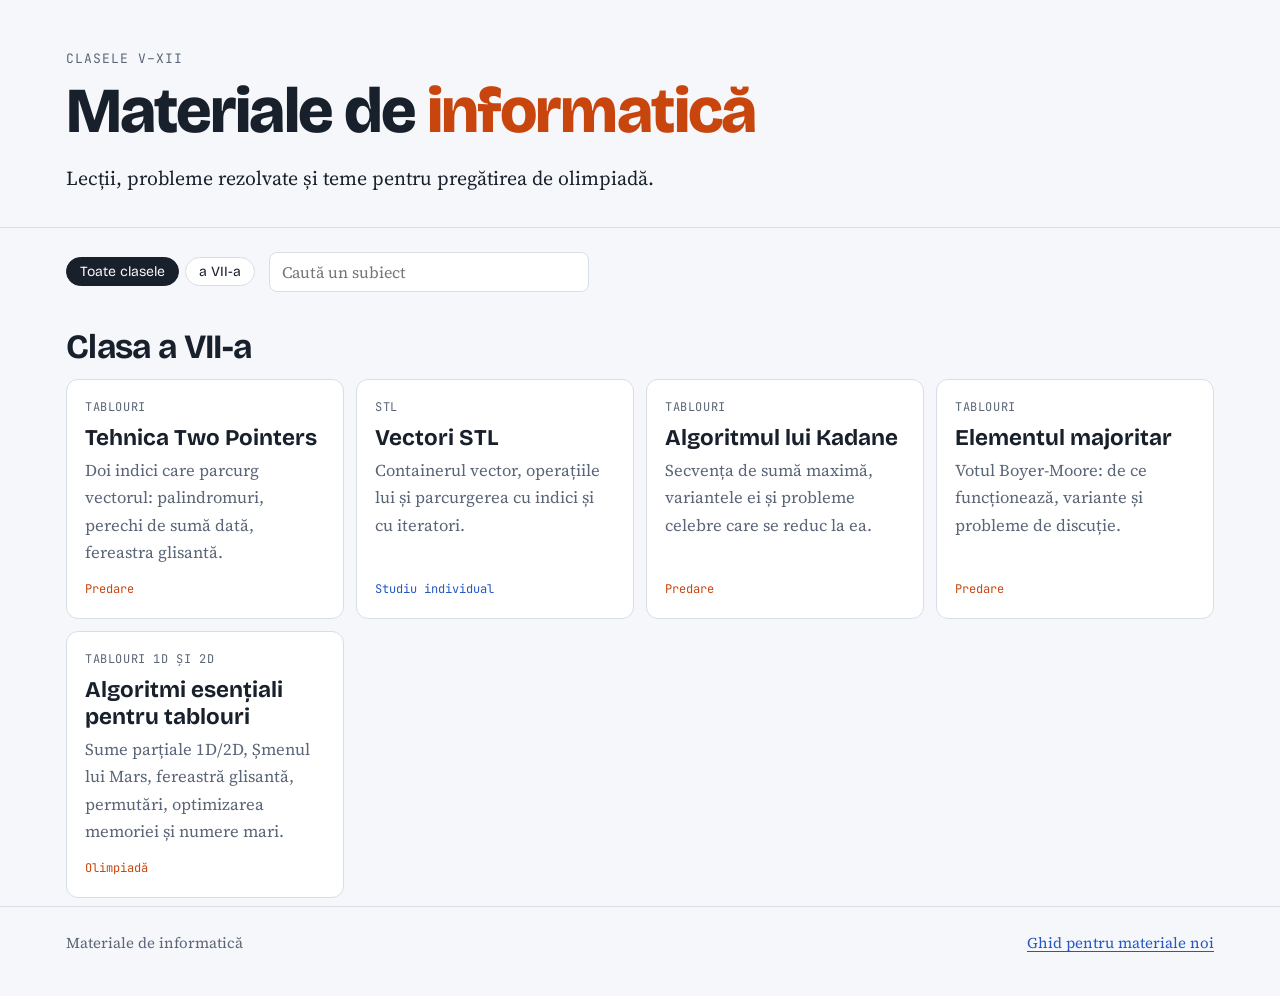
<file: index.html>
<!doctype html>
<html lang="ro">
<head>
<meta charset="utf-8">
<meta name="viewport" content="width=device-width, initial-scale=1, viewport-fit=cover">
<meta name="claude:viewport-fit-sides" content="cover">
<title>Materiale de informatică</title>
<link rel="preconnect" href="https://fonts.googleapis.com">
<link rel="preconnect" href="https://fonts.gstatic.com" crossorigin>
<link rel="stylesheet" href="https://fonts.googleapis.com/css2?family=Bricolage+Grotesque:opsz,wght@12..96,500;12..96,700;12..96,800&family=Source+Serif+4:ital,opsz,wght@0,8..60,400;0,8..60,600;1,8..60,400&family=JetBrains+Mono:wght@400;600&display=swap">
<link rel="stylesheet" href="assets/site.css">
</head>
<body>

<header class="home-hero">
  <div class="wrap">
    <div class="eyebrow" id="autor">Clasele V–XII</div>
    <h1 id="numeSite">Materiale de <span class="pr">informatică</span></h1>
    <p class="lede" id="descSite">Lecții, probleme rezolvate și teme pentru pregătirea de olimpiadă.</p>
  </div>
</header>

<main class="wrap">
  <div class="home-tools">
    <div class="filters" role="group" aria-label="Alege clasa" id="filtre"></div>
    <input class="search" type="search" id="cauta" placeholder="Caută un subiect" aria-label="Caută un subiect" autocomplete="off">
  </div>
  <div id="lista"></div>
</main>

<footer>
  <div class="wrap home-foot">
    <span id="subsol">Materiale de informatică</span>
    <a href="design.html">Ghid pentru materiale noi</a>
  </div>
</footer>

<script src="assets/catalog.js"></script>
<script>
(function () {
  const LISTA = window.MATERIALE || [], CLASE = window.CLASE || {}, SITE = window.SITE || {};
  if (SITE.autor) document.getElementById('autor').textContent = SITE.autor;
  if (SITE.descriere) document.getElementById('descSite').textContent = SITE.descriere;
  document.getElementById('subsol').textContent = [SITE.nume, SITE.autor].filter(Boolean).join(' · ');

  const fara = s => (s || '').toLowerCase().normalize('NFD').replace(/[̀-ͯ]/g, '');
  const esc = s => String(s || '').replace(/&/g, '&amp;').replace(/</g, '&lt;').replace(/>/g, '&gt;').replace(/"/g, '&quot;');
  const clase = [...new Set(LISTA.map(m => m.clasa))].sort((a, b) => a - b);
  const scurt = c => (CLASE[c] || 'Clasa ' + c).replace(/^Clasa\s+/, '');

  const filtre = document.getElementById('filtre'), cauta = document.getElementById('cauta'), lista = document.getElementById('lista');
  let clasa = 'toate';

  filtre.innerHTML = '<button type="button" data-c="toate">Toate clasele</button>' +
    clase.map(c => `<button type="button" data-c="${c}">${esc(scurt(c))}</button>`).join('');
  filtre.addEventListener('click', e => {
    const b = e.target.closest('button'); if (!b) return;
    clasa = b.dataset.c;
    try { history.replaceState(null, '', clasa === 'toate' ? location.pathname : '#clasa-' + clasa); } catch (err) {}
    draw();
  });
  cauta.addEventListener('input', draw);

  function draw() {
    filtre.querySelectorAll('button').forEach(b => b.setAttribute('aria-pressed', b.dataset.c === String(clasa)));
    const q = fara(cauta.value.trim());
    let html = '';
    for (const c of clase) {
      if (clasa !== 'toate' && String(c) !== String(clasa)) continue;
      const items = LISTA.filter(m => m.clasa === c && (!q || fara(m.titlu + ' ' + m.descriere + ' ' + m.capitol).includes(q)));
      if (!items.length) continue;
      html += `<section class="grade" id="clasa-${c}"><h2>${esc(CLASE[c] || 'Clasa ' + c)}</h2><div class="cards">` +
        items.map(m => `<a class="card" href="materiale/${encodeURIComponent(m.id)}.html">
          <span class="card-k">${esc(m.capitol)}</span>
          <span class="card-t">${esc(m.titlu)}</span>
          <p class="card-d">${esc(m.descriere)}</p>
          <span class="card-tip${m.tip === 'Studiu individual' ? ' self' : ''}">${esc(m.tip)}</span>
        </a>`).join('') + '</div></section>';
    }
    lista.innerHTML = html || `<p class="empty">Niciun material${q ? ' pentru „' + esc(cauta.value.trim()) + '”' : ''}.</p>`;
  }

  const m = location.hash.match(/^#clasa-(\d+)$/);
  if (m && clase.includes(Number(m[1]))) clasa = m[1];
  draw();
})();
</script>
</body>
</html>
</file>
<file: assets/site.css>
/* Layout: lesson column + sticky contents; a slim teaching bar on top. Blue = stânga, orange = dreapta is the page's identity. */
:root{
  --bg:#f5f7fa; --surface:#ffffff; --sunk:#eceff4; --line:#d8dee8;
  --fg:#18202c; --muted:#5a6577;
  --l:#2457c5; --l-soft:#dde7fb; --r:#c8460d; --r-soft:#fbe4d8;
  --ok:#1f7a4d; --ok-soft:#dcf1e5; --bad:#b4232c; --bad-soft:#f8dcde;
  --think:#6b3fb8; --think-soft:#ece4fa;
  --code-bg:#11161f; --code-fg:#dbe2ee; --c-kw:#8fb4ff; --c-str:#f0a674; --c-com:#7b8798; --c-num:#f2c879; --c-meta:#c59df5; --c-fn:#86d5c4;
  --f-display:"Bricolage Grotesque",ui-sans-serif,system-ui,sans-serif;
  --f-body:"Source Serif 4",Georgia,"Times New Roman",serif;
  --f-mono:"JetBrains Mono",ui-monospace,SFMono-Regular,Menlo,Consolas,monospace;
  --fs:18px;
}
@media (prefers-color-scheme:dark){:root:not([data-theme="light"]){
  --bg:#0e131a; --surface:#151c26; --sunk:#1b2430; --line:#2a3544;
  --fg:#e3e9f2; --muted:#98a3b4;
  --l:#7ea6ff; --l-soft:#1e2c4d; --r:#ff9a62; --r-soft:#43271a;
  --ok:#5fd39a; --ok-soft:#173528; --bad:#ff7d86; --bad-soft:#41191d;
  --think:#c3a4ff; --think-soft:#2a2140;
  --code-bg:#0a0e14; color-scheme:dark}}
:root[data-theme="dark"]{
  --bg:#0e131a; --surface:#151c26; --sunk:#1b2430; --line:#2a3544;
  --fg:#e3e9f2; --muted:#98a3b4;
  --l:#7ea6ff; --l-soft:#1e2c4d; --r:#ff9a62; --r-soft:#43271a;
  --ok:#5fd39a; --ok-soft:#173528; --bad:#ff7d86; --bad-soft:#41191d;
  --think:#c3a4ff; --think-soft:#2a2140;
  --code-bg:#0a0e14; color-scheme:dark}
html.proj{--fs:23px}

*{box-sizing:border-box}
html{scroll-behavior:smooth}
body{background:var(--bg);color:var(--fg);font-family:var(--f-body);font-size:var(--fs);line-height:1.65}
a{color:var(--l);text-underline-offset:3px}
a:hover{color:var(--r)}
:focus-visible{outline:3px solid var(--r);outline-offset:2px;border-radius:4px}
.wrap{max-width:1180px;margin:0 auto;padding-left:max(16px,env(safe-area-inset-left,0px));padding-right:max(16px,env(safe-area-inset-right,0px))}
html.proj .wrap{max-width:1320px}

/* teaching bar */
body::before{content:"";position:fixed;inset:0 0 auto;height:env(safe-area-inset-top,0px);z-index:10;background:var(--surface)}
.bar{position:sticky;top:env(safe-area-inset-top,0px);z-index:9;background:var(--surface);border-bottom:1px solid var(--line)}
.bar .wrap{display:flex;flex-wrap:wrap;gap:8px 12px;align-items:center;justify-content:space-between;padding-block:8px}
.brand{font-family:var(--f-display);font-weight:700;font-size:15px;white-space:nowrap}
.brand .pl{color:var(--l)} .brand .pr{color:var(--r)}
.bar-ctrl{display:flex;flex-wrap:wrap;gap:6px}
.tgl{font-family:var(--f-display);font-weight:500;font-size:14px;border:1.5px solid var(--line);background:var(--bg);color:var(--fg);border-radius:999px;padding:5px 13px;cursor:pointer;display:flex;align-items:center;gap:7px}
.tgl::before{content:"";width:9px;height:9px;border-radius:50%;background:var(--line)}
.tgl[aria-pressed="true"]{border-color:var(--fg)}
.tgl[aria-pressed="true"]::before{background:var(--ok)}

/* hero */
.hero{padding-block:36px 28px;border-bottom:1px solid var(--line)}
.eyebrow{font-family:var(--f-mono);font-size:13px;letter-spacing:.08em;text-transform:uppercase;color:var(--muted)}
h1{font-family:var(--f-display);font-weight:800;font-size:clamp(40px,6vw,68px);line-height:.95;letter-spacing:-.03em;margin:12px 0 20px;text-wrap:balance}
h1 .pl{color:var(--l)} h1 .pr{color:var(--r)}
.lede{max-width:62ch;font-size:1.1em;margin:0}
.hero-strip{margin-top:32px;display:flex;gap:6px;flex-wrap:wrap}
.howto{margin-top:28px;display:flex;flex-wrap:wrap;gap:8px 18px;font-family:var(--f-mono);font-size:13px;color:var(--muted)}
.howto b{color:var(--fg);font-weight:600}

/* layout */
.layout{display:grid;grid-template-columns:230px minmax(0,1fr);gap:56px;padding-block:40px 80px}
html.proj .layout{grid-template-columns:minmax(0,1fr)}
html.proj .toc{display:none}
@media (max-width:900px){.layout{grid-template-columns:minmax(0,1fr);gap:24px}.toc{position:static!important}}
.toc{position:sticky;top:calc(env(safe-area-inset-top,0px) + 76px);align-self:start;font-family:var(--f-display);font-size:15px;max-height:calc(100vh - 100px);overflow:auto}
.toc p{font-family:var(--f-mono);font-size:12px;letter-spacing:.08em;text-transform:uppercase;color:var(--muted);margin:0 0 10px}
.toc ol{list-style:none;margin:0;padding:0;display:grid;gap:1px}
.toc a{display:flex;gap:8px;padding:4px 10px;border-left:2px solid var(--line);color:var(--muted);text-decoration:none}
.toc a .n{font-family:var(--f-mono);font-size:12px;padding-top:2px;min-width:1.4em}
.toc a:hover,.toc a.on{color:var(--fg);border-left-color:var(--l)}
.toc .sub a{padding-left:32px;font-size:14px}
@media (max-width:900px){.toc{max-height:none}.toc ol{display:flex;flex-wrap:wrap;gap:6px}.toc .sub{display:none}.toc a{border:1px solid var(--line);border-radius:999px;padding:4px 12px}}

main{min-width:0}
section{scroll-margin-top:80px}
section+section{margin-top:80px}
.sec-n{font-family:var(--f-mono);font-size:13px;letter-spacing:.08em;text-transform:uppercase;color:var(--r);margin-bottom:6px}
h2{font-family:var(--f-display);font-weight:700;font-size:clamp(30px,4vw,42px);line-height:1.1;letter-spacing:-.02em;margin:0 0 18px;text-wrap:balance}
h3{font-family:var(--f-display);font-weight:700;font-size:1.35em;line-height:1.2;margin:36px 0 10px;text-wrap:balance}
h4{font-family:var(--f-display);font-size:1em;color:var(--fg);margin:22px 0 6px;font-weight:700}
.prose p,.prose ul,.prose ol{max-width:70ch}
html.proj .prose p,html.proj .prose ul,html.proj .prose ol{max-width:none}
p{margin:0 0 14px}
ul,ol{padding-left:1.3em;margin:0 0 14px}
li{margin-bottom:4px}
code,.mono{font-family:var(--f-mono);font-size:.86em}
:not(pre)>code{background:var(--sunk);padding:1px 6px;border-radius:4px}
.cx{font-family:var(--f-mono);font-size:.86em;background:var(--ok-soft);color:var(--ok);padding:1px 7px;border-radius:999px;white-space:nowrap}
.cx.slow{background:var(--bad-soft);color:var(--bad)}

/* concept cards */
.trio{display:grid;grid-template-columns:repeat(auto-fit,minmax(220px,1fr));gap:12px;margin:18px 0}
.trio div{background:var(--surface);border:1px solid var(--line);border-radius:12px;padding:16px 18px}
.trio b{display:block;font-family:var(--f-display);font-size:1.05em;margin-bottom:4px}
.trio p{margin:0;font-size:.92em}
.duo{display:grid;grid-template-columns:repeat(auto-fit,minmax(280px,1fr));gap:14px;margin:18px 0}
.duo>div{background:var(--surface);border:1px solid var(--line);border-radius:12px;padding:18px;min-width:0}
.duo h3{margin:0 0 8px;font-size:1.15em}
.duo ul{font-size:.94em}

/* pseudocode */
.pseudo{background:var(--surface);border:1px solid var(--line);border-radius:10px;padding:16px 20px;font-family:var(--f-mono);font-size:.82em;line-height:1.75;overflow-x:auto;white-space:pre;max-width:70ch;margin:0 0 14px}
.duo .pseudo{background:var(--bg)}
.pseudo .k{color:var(--muted)} .pseudo .lv{color:var(--l);font-weight:600} .pseudo .rv{color:var(--r);font-weight:600}

/* code */
.code{position:relative;margin:14px 0 22px;border-radius:10px;background:var(--code-bg);color:var(--code-fg)}
.code pre{margin:0;padding:18px 20px;overflow-x:auto;font-family:var(--f-mono);font-size:.78em;line-height:1.6;tab-size:4}
.code pre code{background:none;padding:0;font-size:inherit}
.code .tag{position:absolute;top:8px;right:84px;font-family:var(--f-mono);font-size:11px;color:var(--c-com);letter-spacing:.06em;text-transform:uppercase}
.copy{position:absolute;top:6px;right:8px;font-family:var(--f-mono);font-size:12px;background:transparent;color:var(--c-com);border:1px solid #2c3646;border-radius:6px;padding:3px 9px;cursor:pointer}
.copy:hover{color:var(--code-fg);border-color:var(--c-com)}
.hljs-keyword,.hljs-type,.hljs-built_in{color:var(--c-kw)}
.hljs-string{color:var(--c-str)} .hljs-comment{color:var(--c-com);font-style:italic}
.hljs-number,.hljs-literal{color:var(--c-num)} .hljs-meta{color:var(--c-meta)} .hljs-meta .hljs-string{color:var(--c-str)}
.hljs-title{color:var(--c-fn)}

/* problem block */
.prob{border-top:1px solid var(--line);padding-top:10px;margin-top:56px;scroll-margin-top:80px}
.prob-meta{display:flex;flex-wrap:wrap;gap:6px;align-items:center}
.chip{font-family:var(--f-mono);font-size:12px;border:1px solid var(--line);border-radius:999px;padding:2px 9px;color:var(--muted);background:var(--surface)}
.chip.lv-1{color:var(--ok);border-color:currentColor}
.chip.lv-2{color:var(--l);border-color:currentColor}
.chip.lv-3{color:var(--r);border-color:currentColor}
.prob h3{margin-top:8px;font-size:1.55em}
.prob h3 a{color:inherit;text-decoration-color:var(--line)}
.prob h3 a:hover{color:var(--l)}
.io{width:100%;max-width:70ch;border-collapse:collapse;font-size:.9em;margin:8px 0 18px;background:var(--surface);border:1px solid var(--line)}
.tbl{overflow-x:auto}
.io th{font-family:var(--f-mono);font-size:12px;letter-spacing:.06em;text-transform:uppercase;color:var(--muted);text-align:left;padding:10px 14px;background:var(--sunk);font-weight:600}
.io td{padding:12px 14px;vertical-align:top;border-top:1px solid var(--line)}
.io td.m{font-family:var(--f-mono);font-size:.94em;white-space:pre}
.limits{display:flex;flex-wrap:wrap;gap:8px;margin:6px 0 16px}
.limits span{font-family:var(--f-mono);font-size:.78em;background:var(--surface);border:1px solid var(--line);border-radius:6px;padding:4px 10px}

/* think box */
.think{margin:20px 0 10px;border-left:3px solid var(--think);background:var(--think-soft);border-radius:0 8px 8px 0;padding:14px 18px;max-width:78ch}
.think .lbl{font-family:var(--f-mono);font-size:12px;letter-spacing:.08em;text-transform:uppercase;color:var(--think);font-weight:600;margin-bottom:4px}
.think .q{font-weight:600;margin:0 0 10px}
.timer{display:flex;flex-wrap:wrap;gap:6px;align-items:center;font-family:var(--f-mono);font-size:13px;color:var(--muted)}
.timer button{font-family:var(--f-mono);font-size:13px;border:1px solid var(--think);color:var(--think);background:transparent;border-radius:6px;padding:3px 9px;cursor:pointer}
.timer button:hover{background:var(--surface)}
.timer .clock{font-size:1.5em;font-weight:600;color:var(--fg);font-variant-numeric:tabular-nums;min-width:4ch}
.timer.over .clock{color:var(--r)}
html.proj .timer .clock{font-size:2.2em}

/* hints + solution */
details{max-width:100%}
details>summary{list-style:none;cursor:pointer}
details>summary::-webkit-details-marker{display:none}
.hint{margin:8px 0;max-width:78ch}
.hint>summary{display:inline-flex;align-items:center;gap:8px;font-family:var(--f-display);font-weight:500;font-size:.88em;color:var(--think);padding:4px 0}
.hint>summary::before{content:"+";font-family:var(--f-mono);width:20px;height:20px;display:grid;place-items:center;border:1.5px solid var(--think);border-radius:5px;font-size:13px}
.hint[open]>summary::before{content:"−"}
.hint>div{padding:4px 0 6px 28px}
.hint>div p:last-child{margin:0}
.sol{margin:14px 0 0;border:1.5px solid var(--line);border-radius:12px;background:var(--surface)}
.sol>summary{display:flex;align-items:center;justify-content:space-between;gap:10px;padding:13px 18px;font-family:var(--f-display);font-weight:700;font-size:1em}
.sol>summary .arr{font-family:var(--f-mono);font-size:13px;color:var(--muted);font-weight:400}
.sol>summary .arr::after{content:"Arată"}
.sol[open]>summary .arr::after{content:"Ascunde"}
.sol[open]>summary{border-bottom:1px solid var(--line)}
.sol>.body{padding:6px 18px 4px}
.sol .body>h4:first-child{margin-top:12px}

/* callouts */
.note{border-left:3px solid var(--l);background:var(--surface);padding:14px 18px;border-radius:0 8px 8px 0;max-width:70ch;margin:16px 0}
.note.r{border-left-color:var(--r)}
.note p:last-child{margin:0}
.big{font-family:var(--f-mono);font-weight:600;font-size:1.1em}

/* demos */
.demo{background:var(--bg);border:1px solid var(--line);border-radius:14px;padding:18px;margin:18px 0 22px}
.demo-head{display:flex;flex-wrap:wrap;gap:10px 16px;align-items:center;justify-content:space-between;margin-bottom:12px}
.demo-title{font-family:var(--f-display);font-weight:700;font-size:.95em}
.legend{display:flex;gap:14px;font-family:var(--f-mono);font-size:12px;color:var(--muted)}
.legend i{display:inline-block;width:10px;height:10px;border-radius:2px;margin-right:6px;vertical-align:-1px}
.cells{display:flex;gap:6px;flex-wrap:wrap;padding:26px 0 30px;min-height:110px}
.cell{position:relative;width:46px;height:50px;display:grid;place-items:center;border:1.5px solid var(--line);border-radius:8px;font-family:var(--f-mono);font-size:18px;font-weight:600;background:var(--surface);transition:background .2s,border-color .2s,opacity .2s}
html.proj .cell{width:60px;height:64px;font-size:24px}
.cell .ix{position:absolute;bottom:-21px;font-size:11px;color:var(--muted);font-weight:400}
.cell.l{border-color:var(--l);background:var(--l-soft)}
.cell.r{border-color:var(--r);background:var(--r-soft)}
.cell.lr{border-color:var(--l);background:linear-gradient(135deg,var(--l-soft) 50%,var(--r-soft) 50%)}
.cell.win,.cell.win.l,.cell.win.r{background:var(--ok-soft);border-color:var(--ok)}
.cell.done{opacity:.38}
.cell.bad{background:var(--bad-soft);border-color:var(--bad)}
.cell .ptr{position:absolute;top:-22px;font-size:12px;font-weight:600}
.cell .ptr.pl{color:var(--l)} .cell .ptr.pr{color:var(--r)}
.cell.lr .ptr.pl{left:2px} .cell.lr .ptr.pr{right:2px}
.status{font-size:.95em;min-height:3.3em;margin:0 0 12px;max-width:70ch}
.status b{font-family:var(--f-mono);font-weight:600}
.status .ok{color:var(--ok)} .status .bad{color:var(--bad)}
.ctrl{display:flex;flex-wrap:wrap;gap:8px;align-items:center}
.btn{font-family:var(--f-display);font-weight:500;font-size:15px;border:1.5px solid var(--line);background:var(--surface);color:var(--fg);border-radius:8px;padding:7px 14px;cursor:pointer}
.btn:hover{border-color:var(--fg)}
.btn.pri{background:var(--fg);color:var(--bg);border-color:var(--fg)}
.btn:disabled{opacity:.4;cursor:not-allowed}
.ctrl label{font-family:var(--f-mono);font-size:13px;color:var(--muted);display:flex;align-items:center;gap:6px}
.ctrl input{font-family:var(--f-mono);font-size:15px;padding:6px 10px;border:1.5px solid var(--line);border-radius:8px;background:var(--surface);color:var(--fg);width:9em}
.ctrl input.n{width:5em}
.step-ct{font-family:var(--f-mono);font-size:13px;color:var(--muted);margin-left:auto;font-variant-numeric:tabular-nums}
.stats{display:flex;flex-wrap:wrap;gap:6px 22px;font-family:var(--f-mono);font-size:14px;font-variant-numeric:tabular-nums}
.stats span{color:var(--muted)}

/* matrix */
.matrix{display:inline-grid;grid-template-columns:repeat(5,auto);gap:2px 4px;font-family:var(--f-mono);font-size:.95em;padding:10px 16px;border-left:2px solid var(--fg);border-right:2px solid var(--fg);border-radius:12px;margin:8px 0 16px}
.matrix span{text-align:right;padding:2px 8px;font-variant-numeric:tabular-nums}
.matrix .hl{color:var(--r);font-weight:600;background:var(--r-soft);border-radius:3px}

/* traps list */
.traps{list-style:none;padding:0;display:grid;gap:10px;max-width:78ch}
.traps li{background:var(--surface);border:1px solid var(--line);border-radius:10px;padding:12px 16px;margin:0}
.traps b{font-family:var(--f-display)}

/* problem bank */
.filters{display:flex;flex-wrap:wrap;gap:6px;margin:14px 0}
.filters button{font-family:var(--f-display);font-size:14px;border:1.5px solid var(--line);background:var(--surface);color:var(--fg);border-radius:999px;padding:5px 13px;cursor:pointer}
.filters button[aria-pressed="true"]{background:var(--fg);color:var(--bg);border-color:var(--fg)}
.bank{width:100%;border-collapse:collapse;font-size:.88em;background:var(--surface);border:1px solid var(--line)}
.bank th{font-family:var(--f-mono);font-size:12px;letter-spacing:.06em;text-transform:uppercase;color:var(--muted);text-align:left;padding:9px 12px;background:var(--sunk);font-weight:600;white-space:nowrap}
.bank td{padding:10px 12px;border-top:1px solid var(--line);vertical-align:top}
.bank td.name a{font-family:var(--f-display);font-weight:700;font-size:1.05em;text-decoration:none}
.bank td.name a:hover{text-decoration:underline}
.bank td.src{font-family:var(--f-mono);font-size:.85em;color:var(--muted);white-space:nowrap}
.bank td.idea{color:var(--muted);min-width:14em}
.bank tr.solved td.name a{text-decoration:line-through;text-decoration-color:var(--ok)}
.bank input{width:18px;height:18px;accent-color:var(--ok)}
.bank-ct{font-family:var(--f-mono);font-size:13px;color:var(--muted);margin:8px 0 0}
.res{display:grid;grid-template-columns:repeat(auto-fill,minmax(240px,1fr));gap:10px;margin-top:14px}
.res a{display:flex;flex-direction:column;gap:2px;padding:12px 14px;border:1px solid var(--line);border-radius:10px;background:var(--surface);text-decoration:none;color:var(--fg)}
.res a:hover{border-color:var(--l)}
.res a span{font-family:var(--f-mono);font-size:12px;color:var(--muted)}
.res a b{font-family:var(--f-display);font-weight:700;font-size:1.02em}

.prob h3 .src{font-family:var(--f-mono);font-size:13px;font-weight:400;color:var(--muted);margin-left:8px;white-space:normal}
.prob h3 a{text-decoration:underline;text-decoration-color:var(--line)}
.tabs{display:flex;gap:4px;flex-wrap:wrap}
.tabs a{font-family:var(--f-display);font-weight:700;font-size:15px;text-decoration:none;color:var(--muted);padding:5px 12px;border-radius:8px}
.tabs a:hover{color:var(--fg);background:var(--sunk)}
.tabs a[aria-current="page"]{color:var(--fg);background:var(--sunk);box-shadow:inset 0 -2px 0 var(--r)}
.cell.ghost{border-style:dashed;background:transparent}
.cell.ghost .ix{color:var(--r)}
.qz{background:var(--surface);border:1px solid var(--line);border-radius:12px;padding:16px 18px;margin:0 0 12px;max-width:78ch}
.qz-q{font-weight:600;margin:0 0 8px}
.qz-n{font-family:var(--f-mono);color:var(--muted);margin-right:4px}
.qz-code{font-family:var(--f-mono);font-size:.8em;background:var(--code-bg);color:var(--code-fg);padding:12px 14px;border-radius:8px;margin:0 0 10px;overflow-x:auto}
.qz-opts{display:grid;gap:6px}
.qz-opts label{display:flex;gap:10px;align-items:flex-start;padding:7px 10px;border:1.5px solid var(--line);border-radius:8px;cursor:pointer;font-size:.95em}
.qz-opts label:hover{border-color:var(--fg)}
.qz-opts input{margin-top:5px;accent-color:var(--l)}
.qz-opts label.right{border-color:var(--ok);background:var(--ok-soft)}
.qz-opts label.wrong{border-color:var(--bad);background:var(--bad-soft)}
.qz-fb{margin:10px 0 0;font-size:.95em}
.qz-fb:empty{display:none}
.qz-fb .ok{color:var(--ok)} .qz-fb .bad{color:var(--bad)}
footer{border-top:1px solid var(--line);padding-block:24px 40px;color:var(--muted);font-size:15px}
@media (max-width:520px){:root{--fs:17px}.cell{width:34px;height:42px;font-size:15px}.cells{gap:5px}.demo{padding:14px}.brand{font-size:14px}.tgl{font-size:13px;padding:4px 10px}}
@media (prefers-reduced-motion:reduce){*{transition:none!important}html{scroll-behavior:auto}}

/* ---------- bază pentru pagini de sine stătătoare ---------- */
html{-webkit-text-size-adjust:100%}
body{margin:0}
img{max-width:100%}
[hidden]{display:none!important}

/* ---------- bara de sus: navigare + comenzi ---------- */
.nav-left{display:flex;align-items:center;gap:6px 10px;flex-wrap:wrap;min-width:0;font-family:var(--f-display);font-size:15px}
.nav-left a{color:var(--fg);text-decoration:none;font-weight:700}
.nav-left a:hover{color:var(--l)}
.nav-left .sep{color:var(--muted)}
.nav-left .here{color:var(--muted)}

/* ---------- navigare între lecții, la final ---------- */
.pager{display:grid;grid-template-columns:repeat(auto-fit,minmax(240px,1fr));gap:12px;margin-top:72px;padding-top:24px;border-top:1px solid var(--line)}
.pager a{display:flex;flex-direction:column;gap:2px;padding:14px 16px;border:1px solid var(--line);border-radius:10px;background:var(--surface);text-decoration:none;color:var(--fg)}
.pager a:hover{border-color:var(--l)}
.pager a span{font-family:var(--f-mono);font-size:12px;color:var(--muted)}
.pager a b{font-family:var(--f-display);font-size:1.05em}
.pager a.next{text-align:right}

/* ---------- pagina principală ---------- */
.home-hero{padding-block:48px 32px;border-bottom:1px solid var(--line)}
.home-hero h1{font-size:clamp(38px,6vw,64px)}
.home-tools{display:flex;flex-wrap:wrap;gap:10px 14px;align-items:center;padding-block:24px 8px}
.home-tools .filters{margin:0}
.search{font-family:var(--f-body);font-size:16px;padding:8px 12px;border:1.5px solid var(--line);border-radius:8px;background:var(--surface);color:var(--fg);width:min(320px,100%)}
.search:focus{border-color:var(--l);outline:none}
.grade{padding-block:28px 8px}
.grade h2{font-size:clamp(26px,3.4vw,34px);margin-bottom:14px}
.cards{display:grid;grid-template-columns:repeat(auto-fill,minmax(270px,1fr));gap:12px}
.card{display:flex;flex-direction:column;gap:6px;padding:18px;border:1px solid var(--line);border-radius:12px;background:var(--surface);text-decoration:none;color:var(--fg);min-width:0}
.card:hover{border-color:var(--l)}
.card:hover .card-t{color:var(--l)}
.card-k{font-family:var(--f-mono);font-size:12px;letter-spacing:.05em;text-transform:uppercase;color:var(--muted)}
.card-t{font-family:var(--f-display);font-weight:700;font-size:1.25em;line-height:1.2}
.card-d{font-size:.92em;color:var(--muted);margin:0}
.card-tip{margin-top:auto;padding-top:8px;font-family:var(--f-mono);font-size:12px;color:var(--r)}
.card-tip.self{color:var(--l)}
.empty{color:var(--muted);padding-block:24px}
.home-foot{display:flex;flex-wrap:wrap;gap:8px 20px;justify-content:space-between}

/* ---------- ghidul de design ---------- */
.swatches{display:grid;grid-template-columns:repeat(auto-fill,minmax(150px,1fr));gap:10px;margin:12px 0 24px}
.swatch{border:1px solid var(--line);border-radius:10px;overflow:hidden;background:var(--surface);font-family:var(--f-mono);font-size:12px}
.swatch i{display:block;height:48px}
.swatch span{display:block;padding:8px 10px}
.spec{margin:10px 0 30px}
.spec>.show{border:1px dashed var(--line);border-radius:12px;padding:16px 18px;margin-bottom:10px;background:var(--bg)}
.steps{counter-reset:s;list-style:none;padding:0;max-width:78ch}
.steps>li{counter-increment:s;position:relative;padding-left:44px;margin-bottom:16px}
.steps>li::before{content:counter(s);position:absolute;left:0;top:0;width:30px;height:30px;border-radius:50%;background:var(--fg);color:var(--bg);display:grid;place-items:center;font-family:var(--f-display);font-weight:700;font-size:15px}
</file>
